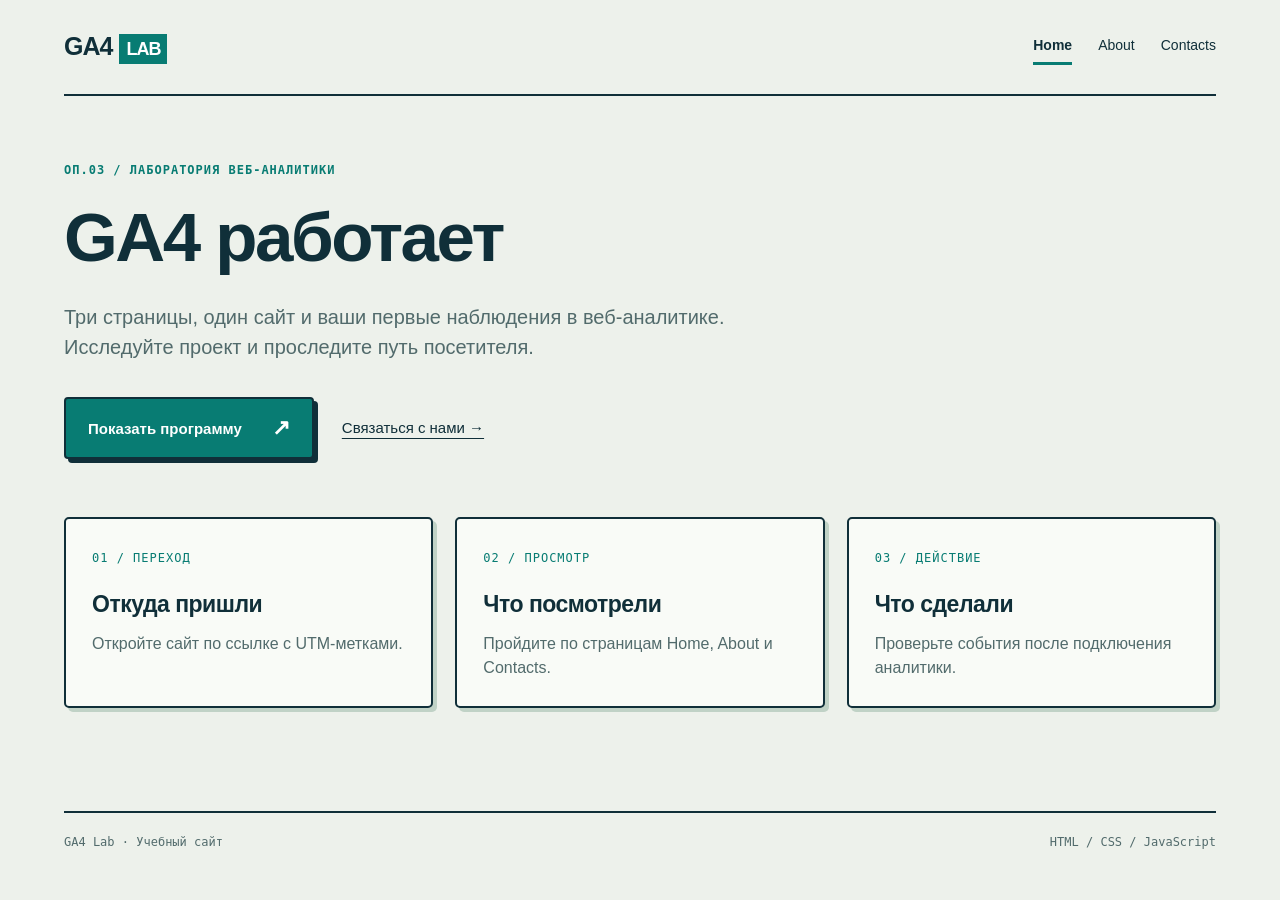
<file: index.html>
<!doctype html>
<html lang="ru">
<head>
<!-- Google tag (gtag.js) -->
<script async src="https://www.googletagmanager.com/gtag/js?id=G-0DJ198TV26"></script>
<script>
  window.dataLayer = window.dataLayer || [];
  function gtag(){dataLayer.push(arguments);}
  gtag('js', new Date());

  gtag('config', 'G-0DJ198TV26', {
    debug_mode: new URLSearchParams(location.search).get('debug_mode') === 'true'
  });
</script>  <meta charset="utf-8">
  <meta name="viewport" content="width=device-width, initial-scale=1">
  <meta name="description" content="Учебная лаборатория веб-аналитики: страницы, переходы и события.">
  <title>Home — GA4 Lab</title>
  <link rel="stylesheet" href="css/style.css">
  <link rel="stylesheet" href="css/events.css">
  <script src="js/metrics.js" defer></script>
  <script src="js/script.js" defer></script>
</head>
<body>
  <header><a class="brand" href="index.html">GA4<span>LAB</span></a><nav aria-label="Основная навигация"><a href="index.html" aria-current="page">Home</a><a href="about.html">About</a><a href="contacts.html">Contacts</a></nav></header>
  <main><p class="eyebrow">ОП.03 / ЛАБОРАТОРИЯ ВЕБ-АНАЛИТИКИ</p><h1>GA4 работает</h1>
<p class="lead">Три страницы, один сайт и ваши первые наблюдения в веб-аналитике. Исследуйте проект и проследите путь посетителя.</p>
<div class="actions"><button class="button" id="program-cta" type="button">Показать программу <span>↗</span></button><a class="secondary" href="contacts.html">Связаться с нами →</a></div>
<section id="program-preview" class="program-preview" hidden><h2>Программа лаборатории</h2><p>Откройте страницы, запустите события, проверьте параметры в DebugView и сравните их с обычным отчётом Events.</p><a href="about.html">Перейти к инструкции →</a></section>
<section class="cards" aria-label="Что можно изучить"><article><small>01 / ПЕРЕХОД</small><h2>Откуда пришли</h2><p>Откройте сайт по ссылке с UTM-метками.</p></article><article><small>02 / ПРОСМОТР</small><h2>Что посмотрели</h2><p>Пройдите по страницам Home, About и Contacts.</p></article><article><small>03 / ДЕЙСТВИЕ</small><h2>Что сделали</h2><p>Проверьте события после подключения аналитики.</p></article></section></main>
  <footer><span>GA4 Lab · Учебный сайт</span><span>HTML / CSS / JavaScript</span></footer>
</body>
</html>
</file>
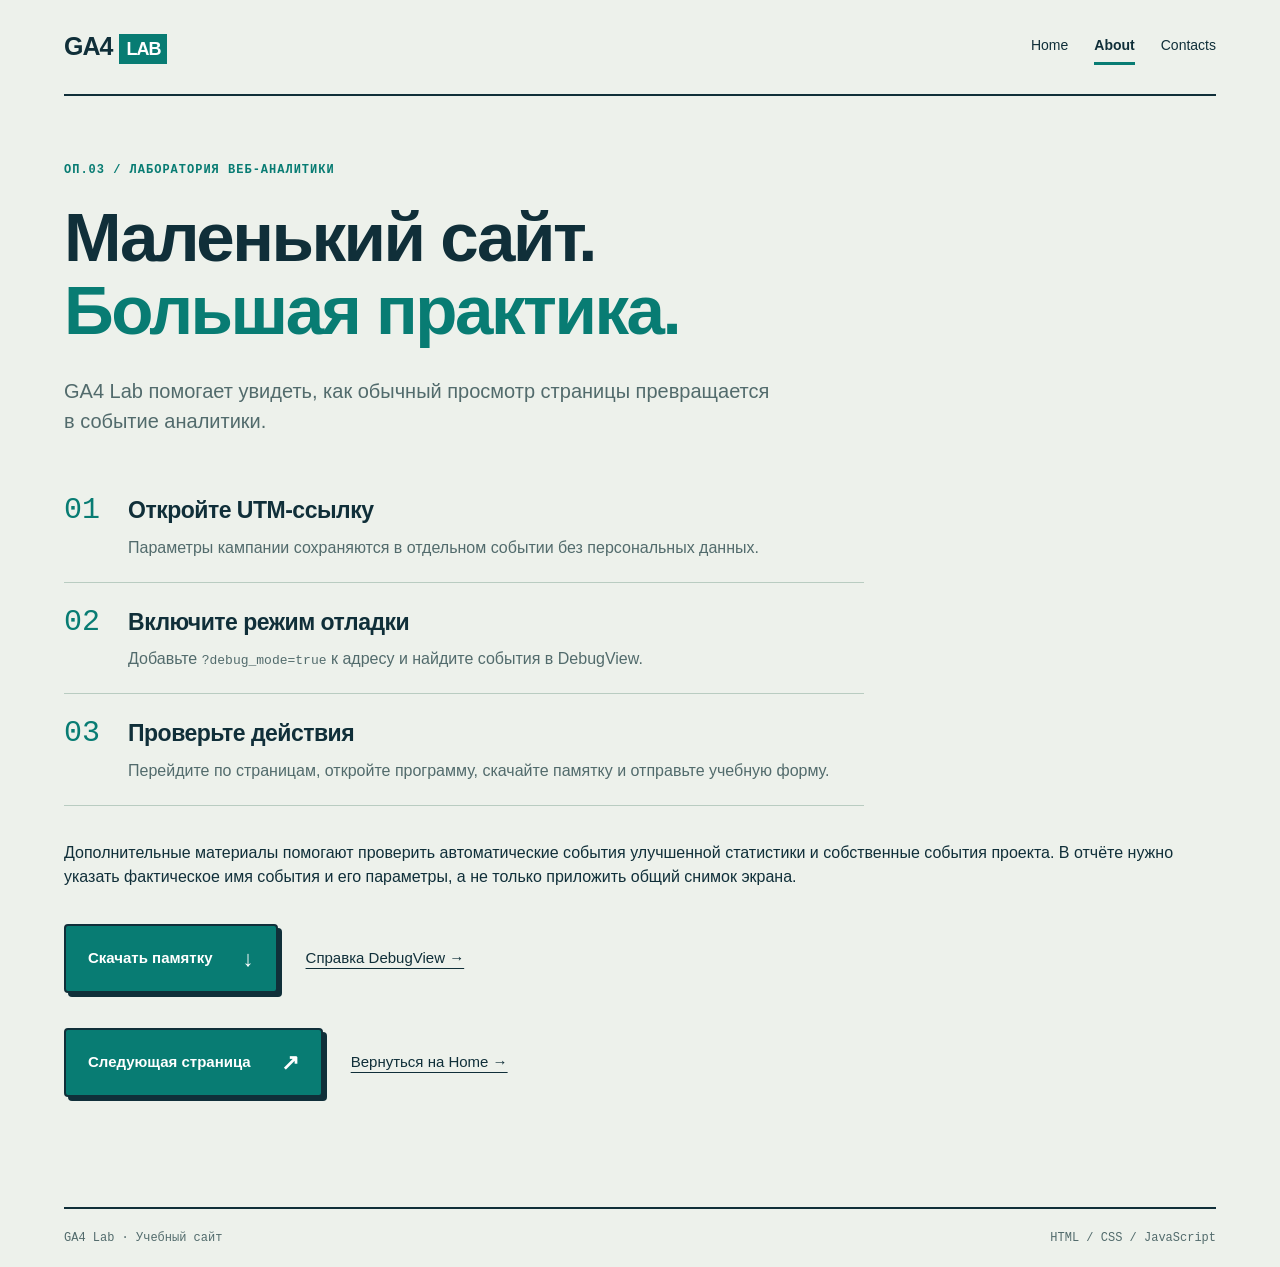
<file: about.html>
<!doctype html>
<html lang="ru">
<head>
<!-- Google tag (gtag.js) -->
<script async src="https://www.googletagmanager.com/gtag/js?id=G-0DJ198TV26"></script>
<script>
  window.dataLayer = window.dataLayer || [];
  function gtag(){dataLayer.push(arguments);}
  gtag('js', new Date());

  gtag('config', 'G-0DJ198TV26', {
    debug_mode: new URLSearchParams(location.search).get('debug_mode') === 'true'
  });
</script>  <meta charset="utf-8">
  <meta name="viewport" content="width=device-width, initial-scale=1">
  <meta name="description" content="Учебная лаборатория веб-аналитики: страницы, переходы и события.">
  <title>About — GA4 Lab</title>
  <link rel="stylesheet" href="css/style.css">
  <link rel="stylesheet" href="css/events.css">
  <script src="js/metrics.js" defer></script>
  <script src="js/script.js" defer></script>
</head>
<body>
  <header><a class="brand" href="index.html">GA4<span>LAB</span></a><nav aria-label="Основная навигация"><a href="index.html">Home</a><a href="about.html" aria-current="page">About</a><a href="contacts.html">Contacts</a></nav></header>
  <main><p class="eyebrow">ОП.03 / ЛАБОРАТОРИЯ ВЕБ-АНАЛИТИКИ</p><h1>Маленький сайт.<br><em>Большая практика.</em></h1><p class="lead">GA4 Lab помогает увидеть, как обычный просмотр страницы превращается в событие аналитики.</p><section class="steps" aria-label="Этапы практики"><article><b>01</b><div><h2>Откройте UTM-ссылку</h2><p>Параметры кампании сохраняются в отдельном событии без персональных данных.</p></div></article><article><b>02</b><div><h2>Включите режим отладки</h2><p>Добавьте <code>?debug_mode=true</code> к адресу и найдите события в DebugView.</p></div></article><article><b>03</b><div><h2>Проверьте действия</h2><p>Перейдите по страницам, откройте программу, скачайте памятку и отправьте учебную форму.</p></div></article></section><p>Дополнительные материалы помогают проверить автоматические события улучшенной статистики и собственные события проекта. В отчёте нужно указать фактическое имя события и его параметры, а не только приложить общий снимок экрана.</p><div class="actions"><a class="button" data-download-name="analytics-guide" href="assets/analytics-guide.pdf" download>Скачать памятку <span>↓</span></a><a class="secondary" data-external-name="ga4-help" href="https://support.google.com/analytics/answer/7201382?hl=ru" target="_blank" rel="noopener">Справка DebugView →</a></div><div class="actions"><a class="button" href="contacts.html">Следующая страница <span>↗</span></a><a class="secondary" href="index.html">Вернуться на Home →</a></div></main>
  <footer><span>GA4 Lab · Учебный сайт</span><span>HTML / CSS / JavaScript</span></footer>
</body>
</html>
</file>
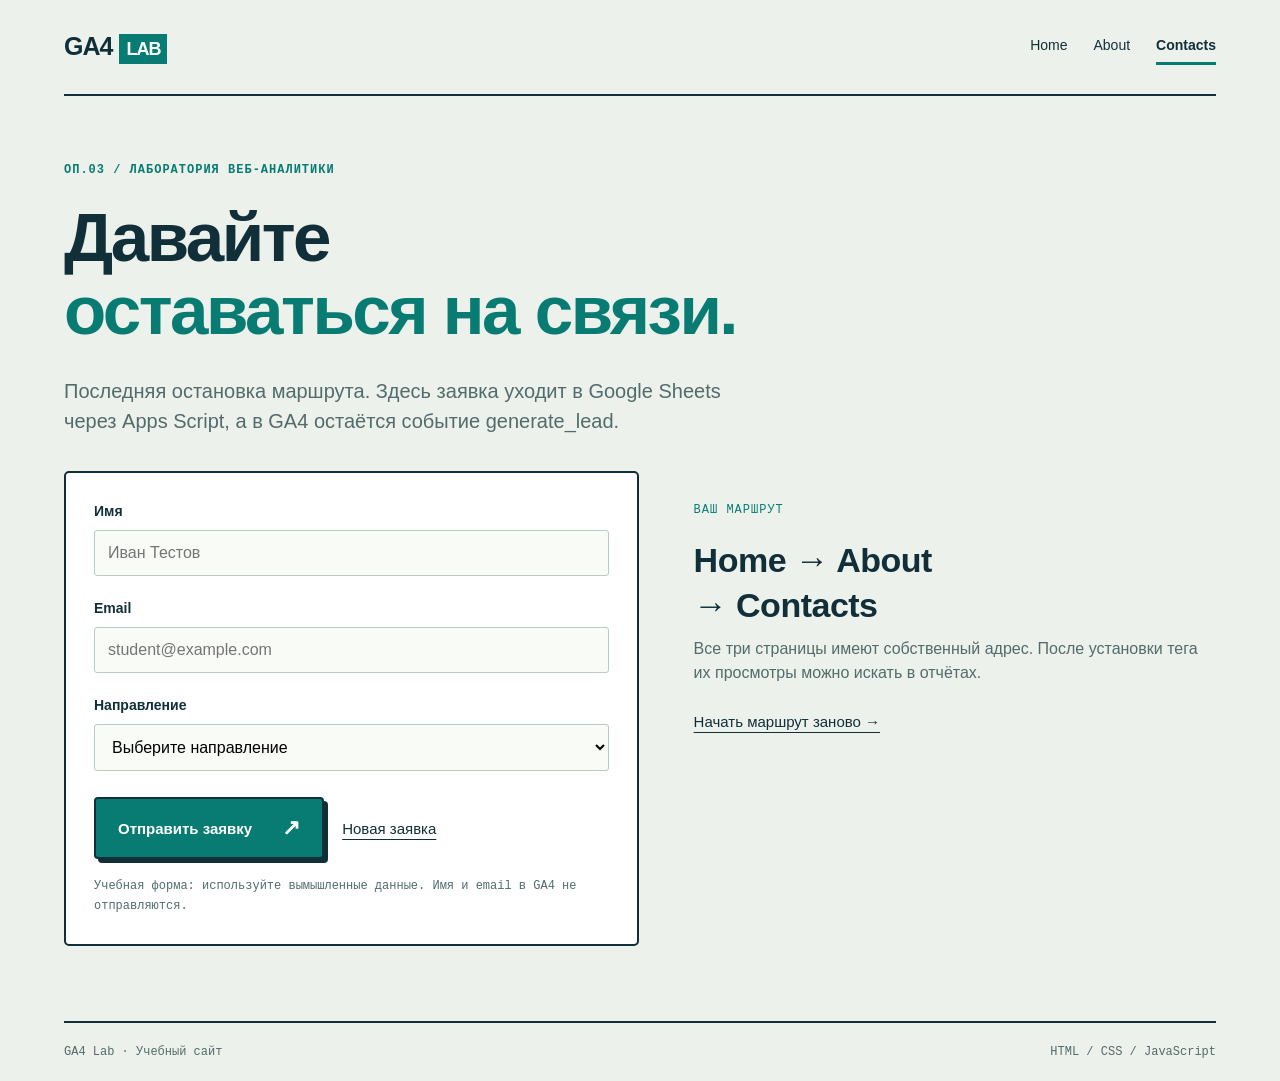
<file: contacts.html>
<!doctype html>
<html lang="ru">
<head>
<!-- Google tag (gtag.js) -->
<script async src="https://www.googletagmanager.com/gtag/js?id=G-0DJ198TV26"></script>
<script>
  window.dataLayer = window.dataLayer || [];
  function gtag(){dataLayer.push(arguments);}
  gtag('js', new Date());

  gtag('config', 'G-0DJ198TV26', {
    debug_mode: new URLSearchParams(location.search).get('debug_mode') === 'true'
  });
</script>  <meta charset="utf-8">
  <meta name="viewport" content="width=device-width, initial-scale=1">
  <meta name="description" content="Учебная лаборатория веб-аналитики: страницы, переходы и события.">
  <title>Contacts — GA4 Lab</title>
  <link rel="stylesheet" href="css/style.css">
  <link rel="stylesheet" href="css/events.css">
  <script src="js/metrics.js" defer></script>
  <script src="js/script.js" defer></script>
</head>
<body>
  <header><a class="brand" href="index.html">GA4<span>LAB</span></a><nav aria-label="Основная навигация"><a href="index.html">Home</a><a href="about.html">About</a><a href="contacts.html" aria-current="page">Contacts</a></nav></header>
  <main>
    <p class="eyebrow">ОП.03 / ЛАБОРАТОРИЯ ВЕБ-АНАЛИТИКИ</p>
    <h1>Давайте<br><em>оставаться на связи.</em></h1>
    <p class="lead">Последняя остановка маршрута. Здесь заявка уходит в Google Sheets через Apps Script, а в GA4 остаётся событие generate_lead.</p>
    <div class="contact-grid">
      <form id="lead-form" action="https://script.google.com/macros/s/AKfycbxqzmFu4Hn8L-QrQO6ljQOMup8vMdqHc_YsUgdnHwgA1h1MD_0UDilOb7nM7P-Ta-Yl1g/exec" method="POST" target="submission-frame">
        <label for="visitor-name">Имя</label>
        <input id="visitor-name" name="name" autocomplete="off" placeholder="Иван Тестов" required maxlength="200">
        <label for="visitor-email">Email</label>
        <input id="visitor-email" name="email" type="email" autocomplete="off" placeholder="student@example.com" required maxlength="200">
        <label for="direction">Направление</label>
        <select id="direction" name="direction" required>
          <option value="">Выберите направление</option>
          <option value="frontend">Frontend</option>
          <option value="backend">Backend</option>
          <option value="data">Data</option>
        </select>
        <input type="hidden" name="request_id" id="request_id">
        <input type="hidden" name="utm_source" id="utm_source">
        <input type="hidden" name="utm_medium" id="utm_medium">
        <input type="hidden" name="utm_campaign" id="utm_campaign">
        <div class="form-actions">
          <button class="button" type="submit">Отправить заявку <span>↗</span></button>
          <button class="secondary" type="reset">Новая заявка</button>
        </div>
        <p id="form-status" role="status"></p>
        <small>Учебная форма: используйте вымышленные данные. Имя и email в GA4 не отправляются.</small>
      </form>
      <aside>
        <span class="tag">ВАШ МАРШРУТ</span>
        <h2>Home → About<br>→ Contacts</h2>
        <p>Все три страницы имеют собственный адрес. После установки тега их просмотры можно искать в отчётах.</p>
        <a class="secondary" href="index.html">Начать маршрут заново →</a>
      </aside>
    </div>
    <iframe name="submission-frame" id="submission-frame" title="Ответ приёмника заявок" hidden></iframe>
  </main>
  <footer><span>GA4 Lab · Учебный сайт</span><span>HTML / CSS / JavaScript</span></footer>
</body>
</html>
</file>
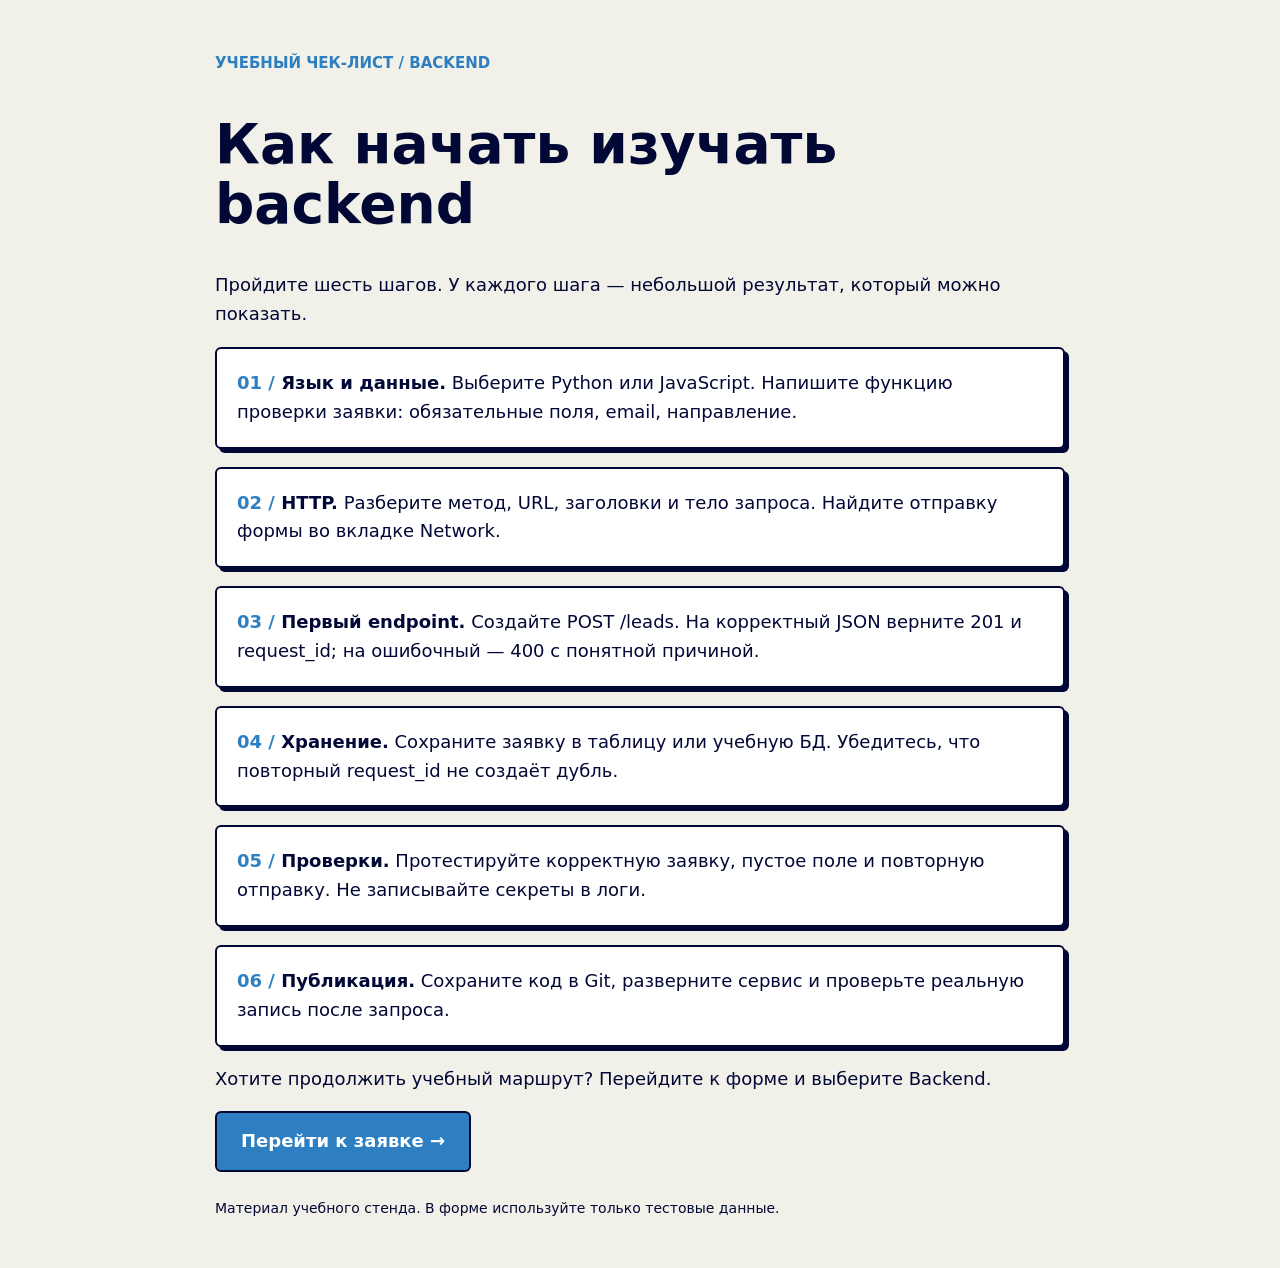
<file: guide.html>
<!doctype html>
<html lang="ru">
<head>
  <meta charset="utf-8">
  <meta name="viewport" content="width=device-width,initial-scale=1">
  <title>Как начать изучать backend · Учебный материал</title>
  <script async src="https://www.googletagmanager.com/gtag/js?id=G-0DJ198TV26"></script>
  <script>
    window.dataLayer = window.dataLayer || [];
    function gtag(){dataLayer.push(arguments)}
    gtag('js', new Date());
    gtag('config', 'G-0DJ198TV26');
  </script>
  <style>
    body{margin:0;background:#f2f1e9;color:#020835;font:18px/1.6 system-ui,sans-serif}
    main{max-width:850px;margin:0 auto;padding:48px 22px}
    small{color:#2d7fc1;font-weight:700}
    h1{font-size:clamp(32px,6vw,55px);line-height:1.1}
    ol{padding:0;list-style:none;counter-reset:steps}
    li{counter-increment:steps;border:2px solid #020835;padding:20px;margin:18px 0;background:white;border-radius:6px;box-shadow:4px 4px #020835}
    li:before{content:counter(steps,decimal-leading-zero)' / ';color:#2d7fc1;font-weight:bold}
    a{display:inline-block;background:#2d7fc1;color:white;border:2px solid #020835;border-radius:6px;padding:14px 24px;text-decoration:none;font-weight:700}
    a:focus-visible{outline:4px solid #be7414;outline-offset:4px}
    footer{font-size:14px;margin-top:25px}
    code{overflow-wrap:anywhere}
  </style>
  <script src="guide.js" defer></script>
</head>
<body>
  <main>
    <small>УЧЕБНЫЙ ЧЕК-ЛИСТ / BACKEND</small>
    <h1>Как начать изучать backend</h1>
    <p>Пройдите шесть шагов. У каждого шага — небольшой результат, который можно показать.</p>
    <ol>
      <li><b>Язык и данные.</b> Выберите Python или JavaScript. Напишите функцию проверки заявки: обязательные поля, email, направление.</li>
      <li><b>HTTP.</b> Разберите метод, URL, заголовки и тело запроса. Найдите отправку формы во вкладке Network.</li>
      <li><b>Первый endpoint.</b> Создайте POST /leads. На корректный JSON верните 201 и request_id; на ошибочный — 400 с понятной причиной.</li>
      <li><b>Хранение.</b> Сохраните заявку в таблицу или учебную БД. Убедитесь, что повторный request_id не создаёт дубль.</li>
      <li><b>Проверки.</b> Протестируйте корректную заявку, пустое поле и повторную отправку. Не записывайте секреты в логи.</li>
      <li><b>Публикация.</b> Сохраните код в Git, разверните сервис и проверьте реальную запись после запроса.</li>
    </ol>
    <p>Хотите продолжить учебный маршрут? Перейдите к форме и выберите Backend.</p>
    <a id="lead-link" href="contacts.html">Перейти к заявке →</a>
    <footer>Материал учебного стенда. В форме используйте только тестовые данные.</footer>
  </main>
</body>
</html>
</file>
<file: css/style.css>
:root{--ink:#102f39;--paper:#edf1eb;--accent:#087c73;--line:#b9ccc1;--muted:#526b6c}*{box-sizing:border-box}body{margin:0;background:var(--paper);color:var(--ink);font-family:Arial,Helvetica,sans-serif;line-height:1.5}a{color:inherit}header,main,footer{width:min(1160px,90%);margin:auto}header{display:flex;align-items:center;justify-content:space-between;padding:28px 0;border-bottom:2px solid var(--ink)}.brand{font-size:25px;font-weight:900;text-decoration:none;letter-spacing:-1px}.brand span{background:var(--accent);color:white;padding:5px 7px;margin-left:7px;font-size:18px}nav{display:flex;gap:26px}nav a{text-decoration:none;font-size:14px;padding:6px 0}nav a[aria-current]{border-bottom:3px solid var(--accent);font-weight:bold}main{padding:65px 0 75px;min-height:calc(100vh - 185px)}.eyebrow,small,.tag{font-family:monospace;font-size:12px;letter-spacing:1px}.eyebrow{color:var(--accent);font-weight:bold;margin:0 0 22px}h1{font-size:clamp(38px,5.4vw,72px);line-height:1.07;letter-spacing:-2.5px;margin:0 0 28px;font-weight:800}h1 em{font-style:normal;color:var(--accent)}.lead{font-size:20px;max-width:710px;color:var(--muted);margin-bottom:30px}.actions{display:flex;gap:28px;align-items:center;margin:35px 0}.button{display:inline-flex;justify-content:space-between;gap:30px;align-items:center;background:var(--accent);color:white;border:2px solid var(--ink);padding:16px 22px;border-radius:4px;text-decoration:none;font-size:15px;font-weight:bold;box-shadow:4px 4px 0 var(--ink);cursor:pointer}.button:hover{background:#075f59;transform:translateY(-2px)}.button span{font-size:22px}.secondary{text-underline-offset:5px;font-size:15px}.cards{display:grid;grid-template-columns:repeat(3,1fr);gap:22px;margin-top:58px}.cards article{padding:26px;background:#f9fbf7;border:2px solid var(--ink);border-radius:5px;box-shadow:4px 4px 0 #c0d2c6}.cards small{color:var(--accent)}h2{font-size:23px;letter-spacing:-.5px;margin:18px 0 10px}article p,aside p{color:var(--muted);margin:0}.steps{max-width:800px;margin:35px 0}.steps article{display:flex;gap:28px;padding:22px 0;border-bottom:1px solid var(--line)}.steps article>b{font:30px monospace;color:var(--accent)}.steps h2{margin:0 0 8px}.contact-grid{display:grid;grid-template-columns:1.1fr 1fr;gap:55px;margin-top:35px}form{background:white;border:2px solid var(--ink);border-radius:5px;padding:28px}label{display:block;font-weight:bold;font-size:14px;margin-bottom:8px}input,select{width:100%;padding:13px;font:16px Arial;border:1px solid var(--line);border-radius:3px;background:#f9fbf7;margin-bottom:22px}form small{display:block;color:var(--muted);letter-spacing:0;line-height:1.6}.form-actions{display:flex;flex-wrap:wrap;gap:18px;align-items:center;margin:4px 0 18px}.form-actions .button{margin:0}button.secondary{background:none;border:0;padding:0;cursor:pointer;color:inherit;text-underline-offset:5px;font-size:15px;text-decoration:underline}#form-status{color:var(--accent);font-weight:bold}aside{padding:25px 0}.tag{color:var(--accent)}aside h2{font-size:34px;line-height:1.3}aside p{margin-bottom:25px}footer{border-top:2px solid var(--ink);padding:22px 0;display:flex;justify-content:space-between;font:12px monospace;color:var(--muted)}:focus-visible{outline:3px solid #df9509;outline-offset:5px}@media(max-width:700px){header{padding:22px 0}nav{gap:14px}nav a{font-size:12px}main{padding:38px 0}h1{letter-spacing:-1.5px}.lead{font-size:17px}.cards,.contact-grid{grid-template-columns:1fr;gap:20px}.cards{margin-top:38px}.actions{align-items:flex-start;flex-direction:column;gap:22px}footer{gap:12px;flex-wrap:wrap}.contact-grid{gap:10px}}@media(prefers-reduced-motion:no-preference){main{animation:appear .45s ease}.button{transition:background .15s,transform .15s}@keyframes appear{from{opacity:0;transform:translateY(12px)}to{opacity:1;transform:none}}}

.status-panel{max-width:760px;margin:18px 0 0;padding:20px 22px;background:#f9fbf7;border:2px solid var(--ink);border-radius:5px;box-shadow:4px 4px 0 #c0d2c6}.status-panel h2{margin:0 0 8px}.status-panel p{margin:0;color:var(--muted)}.status-panel code{font-family:monospace;color:var(--accent);font-weight:bold}
</file>
<file: css/events.css>
.program-preview {
  max-width: 760px;
  padding: 22px 26px;
  background: #f9fbf7;
  border-left: 5px solid #087c73;
}

.program-preview h2 {
  margin-top: 0;
}
</file>
